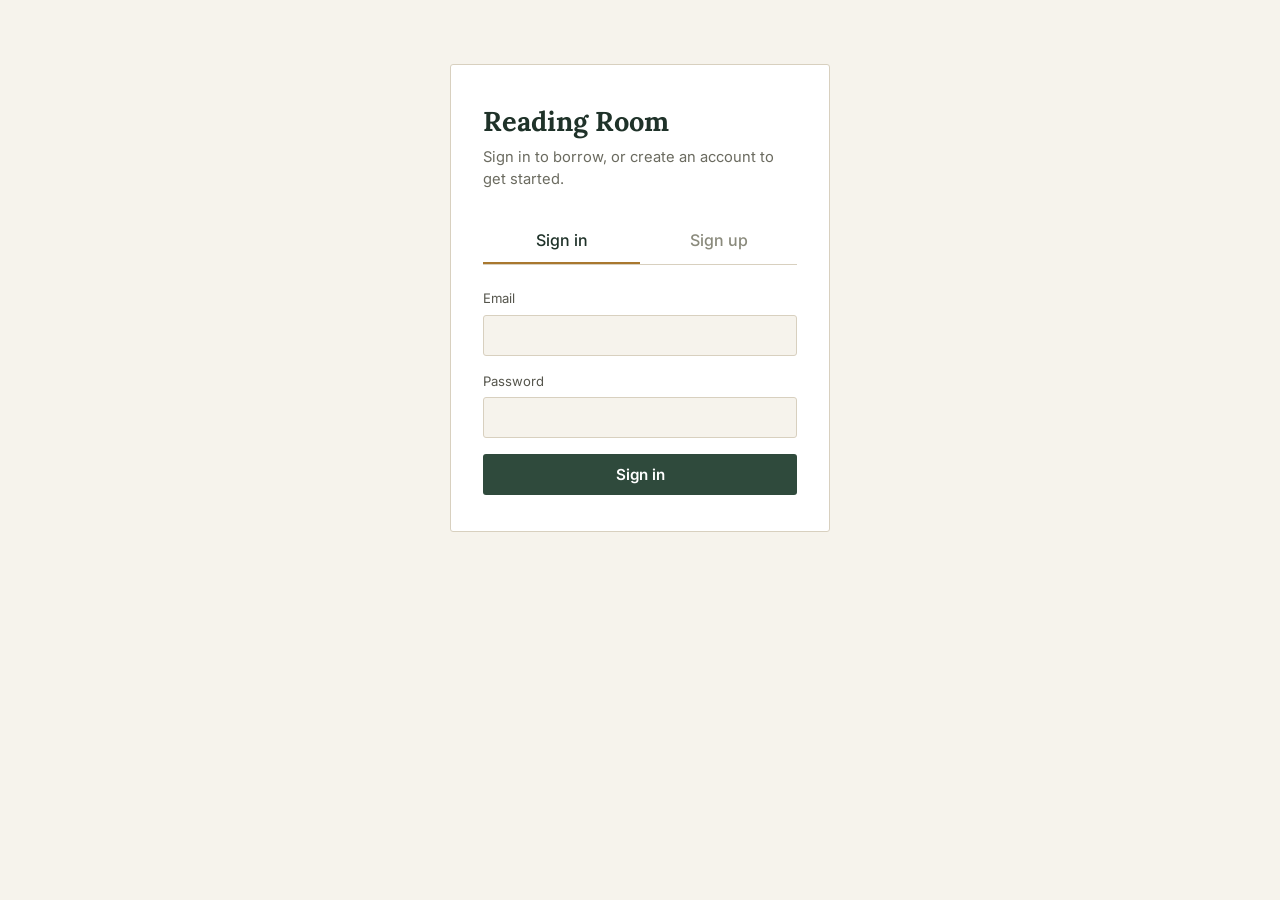
<file: frontend/index.html>
<!DOCTYPE html>
<html lang="en">
<head>
<meta charset="UTF-8" />
<meta name="viewport" content="width=device-width, initial-scale=1" />
<title>Reading Room — Library Login</title>
<link rel="stylesheet" href="css/style.css" />
</head>
<body>

<div class="auth-wrap">
  <div class="auth-card">
    <h1 class="auth-title">Reading Room</h1>
    <p class="auth-sub">Sign in to borrow, or create an account to get started.</p>

    <div class="tabs">
      <div class="tab active" id="tabLogin">Sign in</div>
      <div class="tab" id="tabSignup">Sign up</div>
    </div>

    <!-- LOGIN FORM -->
    <form id="loginForm">
      <div class="field">
        <label for="loginEmail">Email</label>
        <input type="email" id="loginEmail" required autocomplete="email" />
      </div>
      <div class="field">
        <label for="loginPassword">Password</label>
        <input type="password" id="loginPassword" required autocomplete="current-password" />
      </div>
      <button class="btn" type="submit">Sign in</button>
      <div class="form-msg" id="loginMsg"></div>
    </form>

    <!-- SIGNUP FORM -->
    <form id="signupForm" style="display:none;">
      <div class="field">
        <label for="signupName">Full name</label>
        <input type="text" id="signupName" required />
      </div>
      <div class="field">
        <label for="signupEmail">Email</label>
        <input type="email" id="signupEmail" required autocomplete="email" />
      </div>
      <div class="field">
        <label for="signupPassword">Password</label>
        <input type="password" id="signupPassword" required autocomplete="new-password" minlength="6" />
      </div>
      <div class="field">
        <label for="signupRole">I am a</label>
        <select id="signupRole">
          <option value="STUDENT">Student</option>
          <option value="TEACHER">Teacher</option>
        </select>
      </div>
      <button class="btn" type="submit">Create account</button>
      <div class="form-msg" id="signupMsg"></div>
    </form>

  </div>
</div>

<script src="js/api.js"></script>
<script src="js/auth.js"></script>
</body>
</html>
</file>
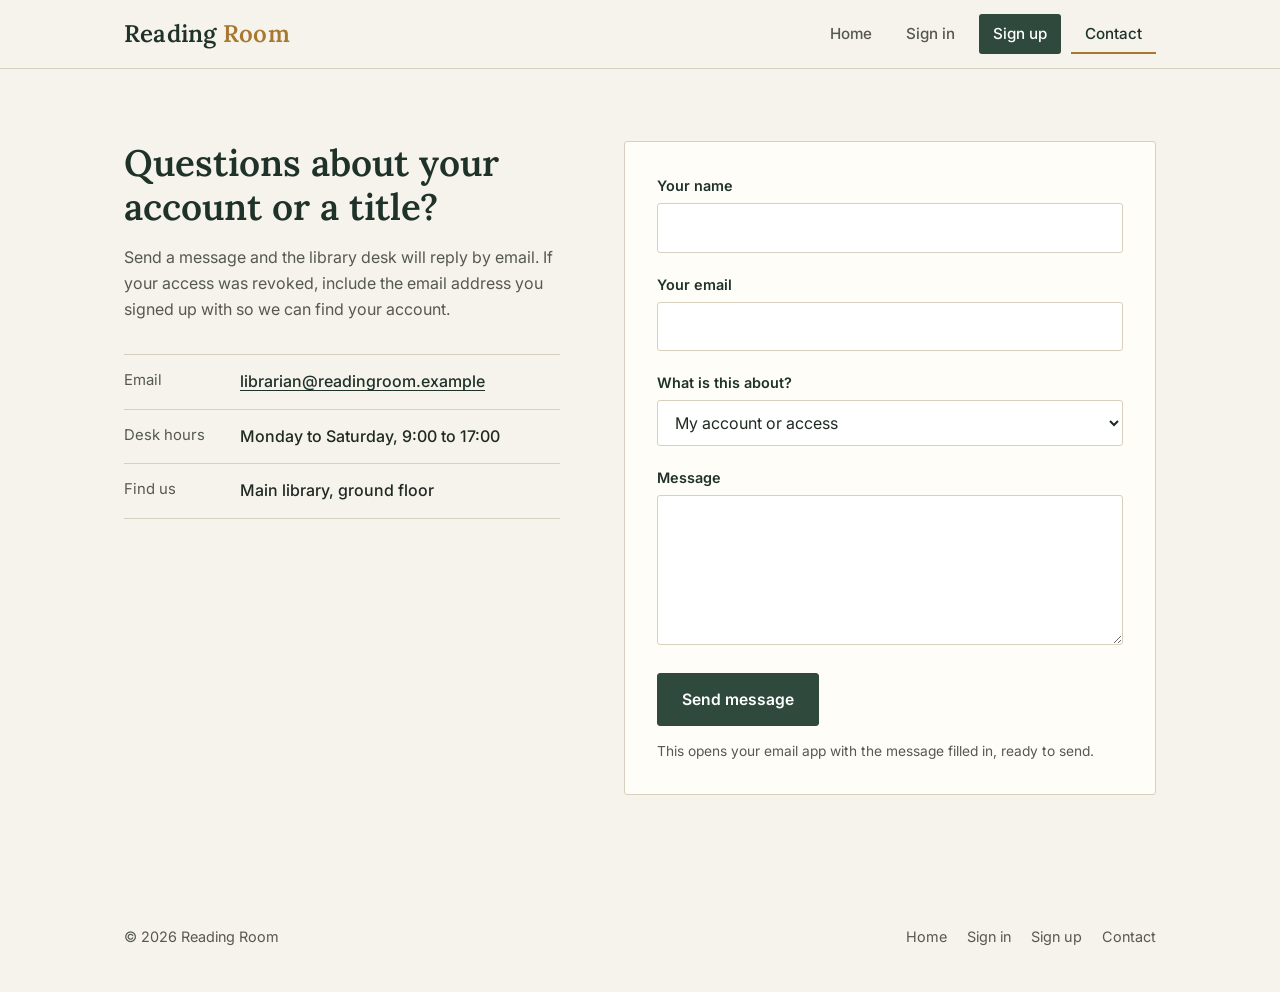
<file: frontend/contact.html>
<!DOCTYPE html>
<html lang="en">
<head>
<meta charset="UTF-8" />
<meta name="viewport" content="width=device-width, initial-scale=1" />
<title>Contact — Reading Room</title>
<meta name="description" content="Get in touch with the Reading Room library desk." />
<link rel="preconnect" href="https://fonts.googleapis.com" />
<link rel="preconnect" href="https://fonts.gstatic.com" crossorigin />
<link href="https://fonts.googleapis.com/css2?family=Lora:ital,wght@0,500;0,600;1,500&family=Inter:wght@400;500;600&display=swap" rel="stylesheet" />
<link rel="stylesheet" href="css/home.css" />
</head>
<body>
<a class="skip-link" href="#main">Skip to content</a>

<header class="site-header">
  <div class="wrap header-inner">
    <a class="brand" href="homepage.html">Reading <span>Room</span></a>

    <button class="nav-toggle" id="navToggle" aria-expanded="false" aria-controls="siteNav" aria-label="Open menu">
      <svg width="22" height="22" viewBox="0 0 22 22" fill="none" stroke="currentColor" stroke-width="2" stroke-linecap="round" aria-hidden="true">
        <path d="M3 6h16M3 11h16M3 16h16" />
      </svg>
    </button>

    <nav class="site-nav" id="siteNav" aria-label="Main">
      <a href="homepage.html">Home</a>
      <a href="index.html">Sign in</a>
      <a href="index.html#signup" class="nav-cta">Sign up</a>
      <a href="contact.html" aria-current="page">Contact</a>
    </nav>
  </div>
</header>

<main id="main" class="contact">
  <div class="wrap contact-grid">

    <div class="contact-intro">
      <h1>Questions about your account or a title?</h1>
      <p>Send a message and the library desk will reply by email. If your access was revoked, include the email address you signed up with so we can find your account.</p>

      <dl class="details">
        <div><dt>Email</dt><dd><a id="deskEmail" href="mailto:librarian@readingroom.example">librarian@readingroom.example</a></dd></div>
        <div><dt>Desk hours</dt><dd>Monday to Saturday, 9:00 to 17:00</dd></div>
        <div><dt>Find us</dt><dd>Main library, ground floor</dd></div>
      </dl>
    </div>

    <form class="form-card" id="contactForm" novalidate>
      <div class="field">
        <label for="cName">Your name</label>
        <input type="text" id="cName" name="name" required autocomplete="name" />
      </div>
      <div class="field">
        <label for="cEmail">Your email</label>
        <input type="email" id="cEmail" name="email" required autocomplete="email" />
      </div>
      <div class="field">
        <label for="cTopic">What is this about?</label>
        <select id="cTopic" name="topic">
          <option>My account or access</option>
          <option>A book or DVD in the catalogue</option>
          <option>A loan or due date</option>
          <option>Something else</option>
        </select>
      </div>
      <div class="field">
        <label for="cMessage">Message</label>
        <textarea id="cMessage" name="message" required></textarea>
      </div>
      <button class="btn" type="submit">Send message</button>
      <p class="form-note" id="formNote">This opens your email app with the message filled in, ready to send.</p>
    </form>

  </div>
</main>

<footer class="site-footer">
  <div class="wrap footer-inner">
    <span>&copy; 2026 Reading Room</span>
    <nav class="footer-links" aria-label="Footer">
      <a href="homepage.html">Home</a>
      <a href="index.html">Sign in</a>
      <a href="index.html#signup">Sign up</a>
      <a href="contact.html">Contact</a>
    </nav>
  </div>
</footer>

<script src="js/site.js"></script>
</body>
</html>
</file>
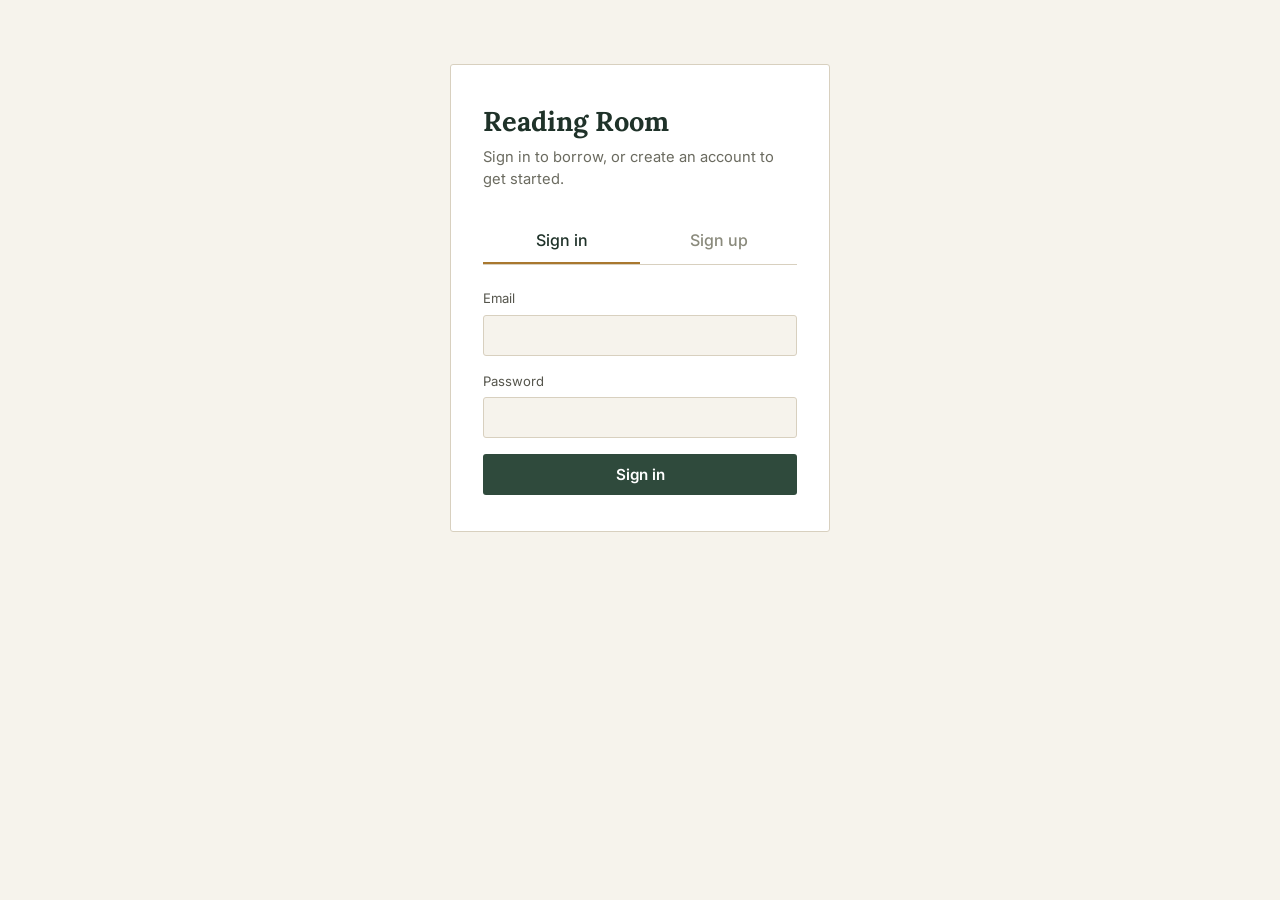
<file: frontend/dashboard.html>
<!DOCTYPE html>
<html lang="en">
<head>
<meta charset="UTF-8" />
<meta name="viewport" content="width=device-width, initial-scale=1" />
<title>Reading Room — Catalogue</title>
<link rel="stylesheet" href="css/style.css" />
</head>
<body>

<div class="page">
  <div class="topbar">
    <div class="brand">Reading <span>Room</span></div>
    <div class="session-info">
      <span id="welcomeText"></span>
      <span class="role-tag" id="roleTag"></span>
      <button class="btn btn-outline btn-small" id="logoutBtn">Sign out</button>
    </div>
  </div>

  <h2 class="section-title">My borrowed items</h2>
  <div class="catalogue" id="myBorrowsList">
    <div class="empty">Loading…</div>
  </div>

  <h2 class="section-title">Catalogue</h2>
  <div class="catalogue" id="catalogueList">
    <div class="empty">Loading…</div>
  </div>
</div>

<script src="js/api.js"></script>
<script src="js/dashboard.js"></script>
</body>
</html>
</file>
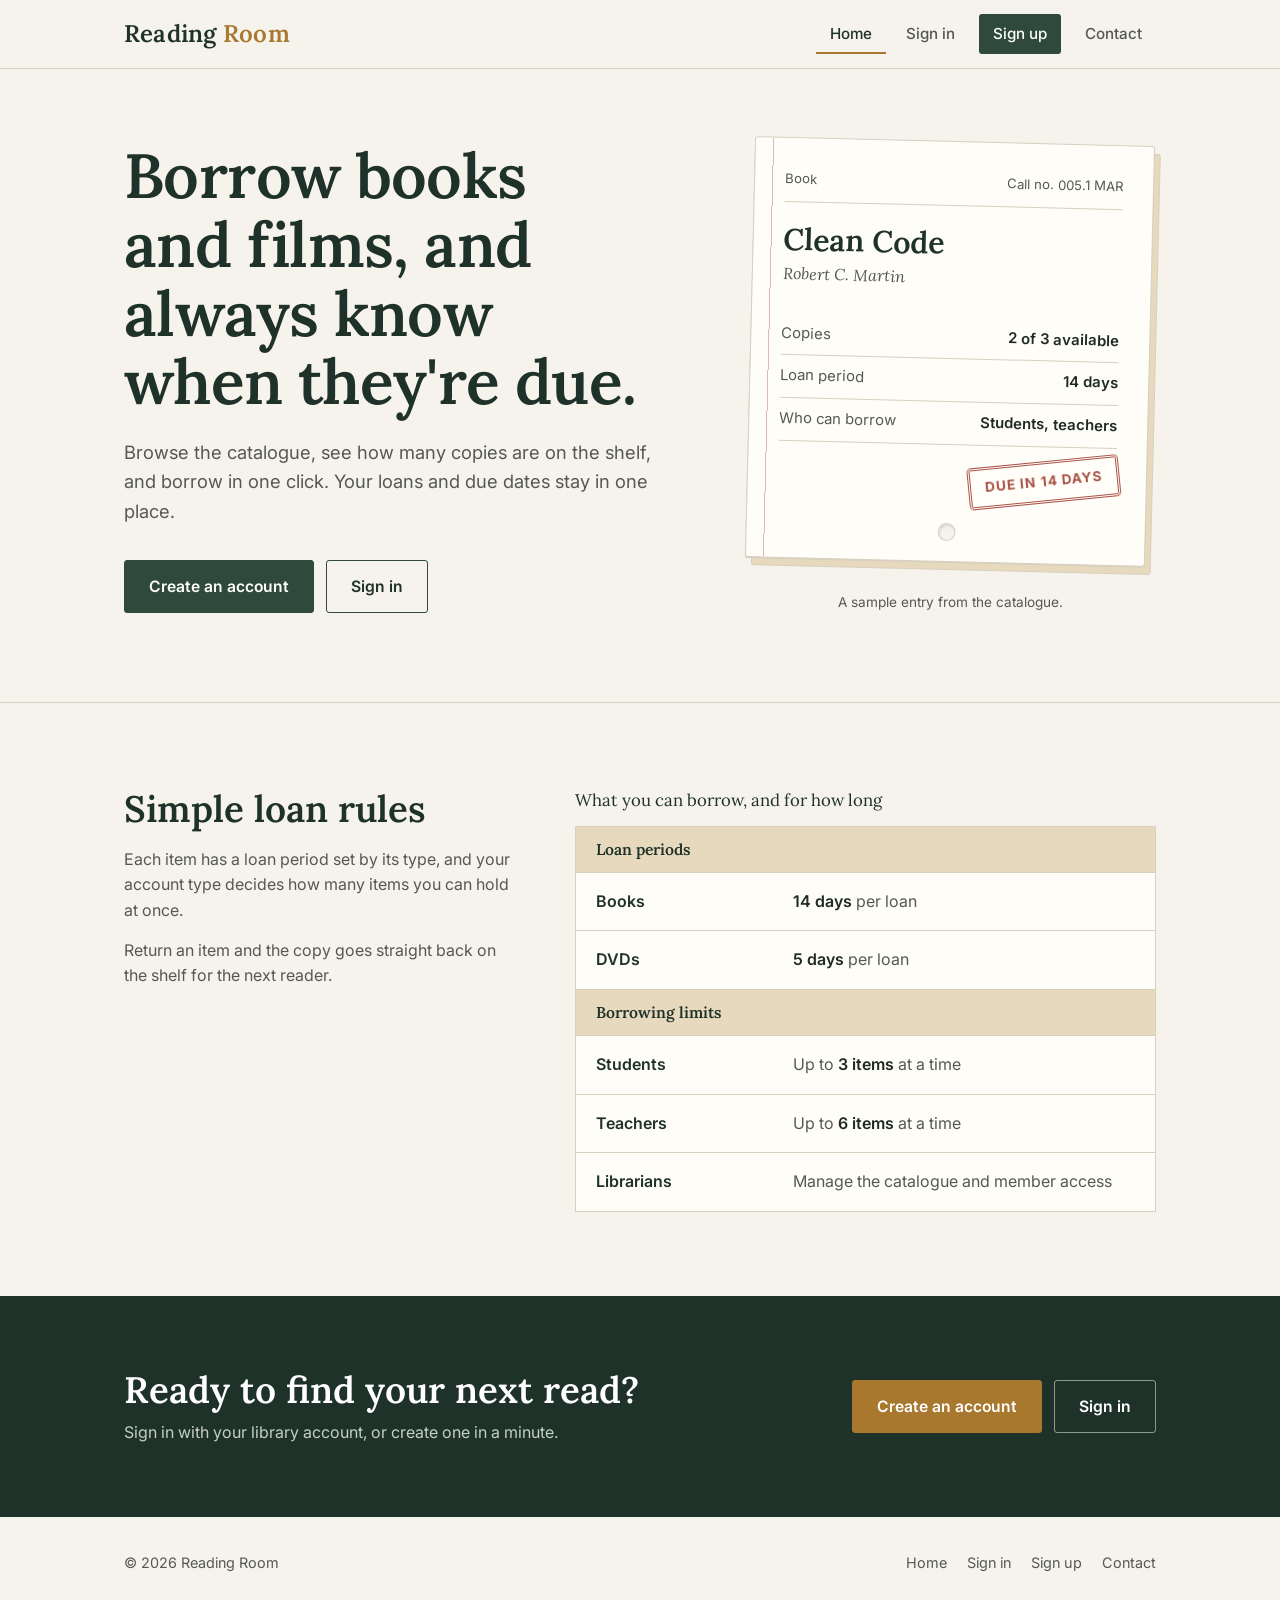
<file: frontend/homepage.html>
<!DOCTYPE html>
<html lang="en">
<head>
<meta charset="UTF-8" />
<meta name="viewport" content="width=device-width, initial-scale=1" />
<title>Reading Room — Borrow books and films</title>
<meta name="description" content="Browse the Reading Room catalogue, borrow what's available, and always know when it's due." />
<link rel="preconnect" href="https://fonts.googleapis.com" />
<link rel="preconnect" href="https://fonts.gstatic.com" crossorigin />
<link href="https://fonts.googleapis.com/css2?family=Lora:ital,wght@0,500;0,600;1,500&family=Inter:wght@400;500;600&display=swap" rel="stylesheet" />
<link rel="stylesheet" href="css/home.css" />
</head>
<body>
<a class="skip-link" href="#main">Skip to content</a>

<header class="site-header">
  <div class="wrap header-inner">
    <a class="brand" href="homepage.html">Reading <span>Room</span></a>

    <button class="nav-toggle" id="navToggle" aria-expanded="false" aria-controls="siteNav" aria-label="Open menu">
      <svg width="22" height="22" viewBox="0 0 22 22" fill="none" stroke="currentColor" stroke-width="2" stroke-linecap="round" aria-hidden="true">
        <path d="M3 6h16M3 11h16M3 16h16" />
      </svg>
    </button>

    <nav class="site-nav" id="siteNav" aria-label="Main">
      <a href="homepage.html" aria-current="page">Home</a>
      <a href="index.html">Sign in</a>
      <a href="index.html#signup" class="nav-cta">Sign up</a>
      <a href="contact.html">Contact</a>
    </nav>
  </div>
</header>

<main id="main">

  <section class="hero">
    <div class="wrap hero-grid">
      <div>
        <h1>Borrow books and films, and always know when they're due.</h1>
        <p class="lead">Browse the catalogue, see how many copies are on the shelf, and borrow in one click. Your loans and due dates stay in one place.</p>
        <div class="hero-actions">
          <a class="btn" href="index.html#signup">Create an account</a>
          <a class="btn btn-outline" href="index.html">Sign in</a>
        </div>
      </div>

      <div class="card-wrap">
        <figure class="catalog-card" aria-label="Sample catalogue card for Clean Code">
          <div class="cc-head">
            <span>Book</span>
            <span>Call no. 005.1 MAR</span>
          </div>
          <p class="cc-title">Clean Code</p>
          <p class="cc-author">Robert C. Martin</p>
          <dl class="cc-rows">
            <div><dt>Copies</dt><dd>2 of 3 available</dd></div>
            <div><dt>Loan period</dt><dd>14 days</dd></div>
            <div><dt>Who can borrow</dt><dd>Students, teachers</dd></div>
          </dl>
          <span class="stamp" aria-hidden="true">Due in 14 days</span>
        </figure>
        <p class="card-caption">A sample entry from the catalogue.</p>
      </div>
    </div>
  </section>

  <section class="rules" id="rules">
    <div class="wrap rules-grid">
      <div>
        <h2>Simple loan rules</h2>
        <p>Each item has a loan period set by its type, and your account type decides how many items you can hold at once.</p>
        <p>Return an item and the copy goes straight back on the shelf for the next reader.</p>
      </div>

      <table class="ledger">
        <caption>What you can borrow, and for how long</caption>
        <tbody>
          <tr class="group"><th colspan="2" scope="colgroup">Loan periods</th></tr>
          <tr><th scope="row">Books</th><td><strong>14 days</strong> per loan</td></tr>
          <tr><th scope="row">DVDs</th><td><strong>5 days</strong> per loan</td></tr>
          <tr class="group"><th colspan="2" scope="colgroup">Borrowing limits</th></tr>
          <tr><th scope="row">Students</th><td>Up to <strong>3 items</strong> at a time</td></tr>
          <tr><th scope="row">Teachers</th><td>Up to <strong>6 items</strong> at a time</td></tr>
          <tr><th scope="row">Librarians</th><td>Manage the catalogue and member access</td></tr>
        </tbody>
      </table>
    </div>
  </section>

  <section class="cta-band">
    <div class="wrap cta-inner">
      <div>
        <h2>Ready to find your next read?</h2>
        <p>Sign in with your library account, or create one in a minute.</p>
      </div>
      <div class="cta-actions">
        <a class="btn btn-brass" href="index.html#signup">Create an account</a>
        <a class="btn btn-light" href="index.html">Sign in</a>
      </div>
    </div>
  </section>

</main>

<footer class="site-footer">
  <div class="wrap footer-inner">
    <span>&copy; 2026 Reading Room</span>
    <nav class="footer-links" aria-label="Footer">
      <a href="homepage.html">Home</a>
      <a href="index.html">Sign in</a>
      <a href="index.html#signup">Sign up</a>
      <a href="contact.html">Contact</a>
    </nav>
  </div>
</footer>

<script src="js/site.js"></script>
</body>
</html>
</file>
<file: frontend/css/style.css>
/* ============================================================
   Reading Room — a small, quiet design language for the library.
   Palette: deep reading-room green + warm parchment + brass accent.
   Serif for titles (evokes a card catalogue), sans for interface text.
   ============================================================ */

@import url('https://fonts.googleapis.com/css2?family=Lora:ital,wght@0,500;0,600;1,500&family=Inter:wght@400;500;600&display=swap');

:root {
  --ink: #1f2a23;
  --paper: #f6f3ec;
  --paper-raised: #ffffff;
  --green: #2f4a3c;
  --green-deep: #1f3229;
  --brass: #a9782f;
  --brass-soft: #e7d9bd;
  --line: #d8d0bf;
  --danger: #9c3b2e;
  --danger-bg: #f5e3e0;
  --ok: #2f4a3c;
  --ok-bg: #e4ece7;

  --font-title: 'Lora', Georgia, serif;
  --font-body: 'Inter', system-ui, sans-serif;

  --radius: 3px;
}

* { box-sizing: border-box; }

body {
  margin: 0;
  font-family: var(--font-body);
  background: var(--paper);
  color: var(--ink);
  line-height: 1.5;
}

.page {
  max-width: 960px;
  margin: 0 auto;
  padding: 0 20px 64px;
}

/* ---------- Top bar ---------- */

.topbar {
  display: flex;
  align-items: baseline;
  justify-content: space-between;
  padding: 28px 0 20px;
  border-bottom: 1px solid var(--line);
  margin-bottom: 32px;
  flex-wrap: wrap;
  gap: 12px;
}

.brand {
  font-family: var(--font-title);
  font-size: 1.5rem;
  font-weight: 600;
  color: var(--green-deep);
  letter-spacing: 0.01em;
}

.brand span {
  color: var(--brass);
}

.session-info {
  display: flex;
  align-items: center;
  gap: 16px;
  font-size: 0.9rem;
  color: #5a5a52;
}

.session-info .role-tag {
  font-family: var(--font-body);
  font-weight: 600;
  font-size: 0.72rem;
  padding: 3px 8px;
  border: 1px solid var(--brass);
  border-radius: 20px;
  color: var(--brass);
  text-transform: capitalize;
}

/* ---------- Auth screen ---------- */

.auth-wrap {
  max-width: 420px;
  margin: 64px auto;
  padding: 0 20px;
}

.auth-card {
  background: var(--paper-raised);
  border: 1px solid var(--line);
  border-radius: var(--radius);
  padding: 36px 32px;
}

.auth-title {
  font-family: var(--font-title);
  font-size: 1.7rem;
  color: var(--green-deep);
  margin: 0 0 4px;
}

.auth-sub {
  color: #6b6b60;
  font-size: 0.92rem;
  margin: 0 0 28px;
}

.tabs {
  display: flex;
  border-bottom: 1px solid var(--line);
  margin-bottom: 24px;
}

.tab {
  flex: 1;
  text-align: center;
  padding: 10px 0;
  cursor: pointer;
  color: #8a8a7c;
  font-weight: 500;
  border-bottom: 2px solid transparent;
  transition: color 0.15s, border-color 0.15s;
}

.tab.active {
  color: var(--green-deep);
  border-bottom-color: var(--brass);
}

.field {
  margin-bottom: 16px;
}

.field label {
  display: block;
  font-size: 0.82rem;
  color: #55554c;
  margin-bottom: 6px;
}

.field input,
.field select {
  width: 100%;
  padding: 10px 12px;
  border: 1px solid var(--line);
  border-radius: var(--radius);
  background: var(--paper);
  font-family: var(--font-body);
  font-size: 0.95rem;
  color: var(--ink);
}

.field input:focus,
.field select:focus {
  outline: 2px solid var(--brass);
  outline-offset: 1px;
}

.btn {
  display: inline-block;
  width: 100%;
  padding: 11px 16px;
  border: none;
  border-radius: var(--radius);
  background: var(--green);
  color: #fff;
  font-family: var(--font-body);
  font-weight: 600;
  font-size: 0.95rem;
  cursor: pointer;
  transition: background 0.15s;
}

.btn:hover { background: var(--green-deep); }
.btn:disabled { background: #a9b0ab; cursor: not-allowed; }

.btn-outline {
  background: transparent;
  border: 1px solid var(--green);
  color: var(--green-deep);
}
.btn-outline:hover { background: var(--brass-soft); }

.btn-danger {
  background: var(--danger);
}
.btn-danger:hover { background: #7c2e23; }

.btn-small {
  width: auto;
  padding: 6px 12px;
  font-size: 0.82rem;
}

.form-msg {
  margin-top: 14px;
  font-size: 0.85rem;
  padding: 10px 12px;
  border-radius: var(--radius);
  display: none;
}

.form-msg.show { display: block; }
.form-msg.error { background: var(--danger-bg); color: var(--danger); }
.form-msg.ok { background: var(--ok-bg); color: var(--ok); }

/* ---------- Section headings ---------- */

.section-title {
  font-family: var(--font-title);
  font-size: 1.2rem;
  color: var(--green-deep);
  margin: 40px 0 14px;
  padding-bottom: 8px;
  border-bottom: 1px solid var(--line);
}

.section-title:first-of-type { margin-top: 0; }

/* ---------- Catalogue list (index-card feel, no boxy card grid) ---------- */

.catalogue {
  display: flex;
  flex-direction: column;
}

.entry {
  display: flex;
  align-items: center;
  justify-content: space-between;
  gap: 16px;
  padding: 16px 4px;
  border-bottom: 1px solid var(--line);
  flex-wrap: wrap;
}

.entry:last-child { border-bottom: none; }

.entry-main { flex: 1; min-width: 200px; }

.entry-title {
  font-family: var(--font-title);
  font-size: 1.05rem;
  color: var(--ink);
  margin: 0 0 2px;
}

.entry-meta {
  font-size: 0.82rem;
  color: #7a7a6d;
}

.entry-meta .type-tag {
  display: inline-block;
  font-size: 0.68rem;
  font-weight: 600;
  color: var(--brass);
  border: 1px solid var(--brass);
  border-radius: 20px;
  padding: 1px 7px;
  margin-right: 8px;
  vertical-align: middle;
}

.entry-actions {
  display: flex;
  align-items: center;
  gap: 10px;
}

.availability {
  font-size: 0.82rem;
  color: #6b6b60;
  min-width: 90px;
  text-align: right;
}

.availability.zero { color: var(--danger); }

/* ---------- Empty state ---------- */

.empty {
  padding: 24px 4px;
  color: #8a8a7c;
  font-size: 0.9rem;
}

/* ---------- Admin forms ---------- */

.inline-form {
  display: flex;
  gap: 10px;
  flex-wrap: wrap;
  align-items: flex-end;
  padding: 18px;
  background: var(--paper-raised);
  border: 1px solid var(--line);
  border-radius: var(--radius);
  margin-bottom: 28px;
}

.inline-form .field { margin-bottom: 0; flex: 1; min-width: 140px; }
.inline-form .btn { width: auto; }

/* ---------- Responsive ---------- */

@media (max-width: 600px) {
  .entry { flex-direction: column; align-items: flex-start; }
  .entry-actions { width: 100%; justify-content: space-between; }
  .availability { text-align: left; }
}
</file>
<file: frontend/css/home.css>
/* ============================================================
   Reading Room — public pages (homepage.html, contact.html)
   Same palette and type as the app (css/style.css): reading-room
   green, parchment paper, brass. Lora for titles, Inter for text.
   ============================================================ */

:root {
  --ink: #1f2a23;
  --ink-soft: #55594f;
  --paper: #f6f3ec;
  --paper-raised: #fffdf8;
  --green: #2f4a3c;
  --green-deep: #1f3229;
  --brass: #a9782f;
  --brass-soft: #e7d9bd;
  --line: #d8d0bf;
  --stamp: #9c3b2e;

  --font-title: 'Lora', Georgia, serif;
  --font-body: 'Inter', system-ui, sans-serif;
  --radius: 3px;
}

* { box-sizing: border-box; }
html { scroll-behavior: smooth; }

body {
  margin: 0;
  font-family: var(--font-body);
  background: var(--paper);
  color: var(--ink);
  line-height: 1.6;
  -webkit-font-smoothing: antialiased;
}

a { color: inherit; }
:focus-visible { outline: 2px solid var(--brass); outline-offset: 3px; }

.wrap { max-width: 1080px; margin: 0 auto; padding: 0 24px; }

.skip-link {
  position: absolute; left: -999px; top: 8px;
  background: var(--green-deep); color: #fff; padding: 8px 14px; border-radius: var(--radius); z-index: 10;
}
.skip-link:focus { left: 8px; }

/* ---------- Navigation bar ---------- */

.site-header {
  position: sticky; top: 0; z-index: 5;
  background: rgba(246, 243, 236, 0.94);
  backdrop-filter: blur(6px);
  border-bottom: 1px solid var(--line);
}
.header-inner {
  display: flex; align-items: center; justify-content: space-between;
  min-height: 68px; gap: 16px;
}
.brand {
  font-family: var(--font-title);
  font-size: 1.5rem; font-weight: 600; letter-spacing: 0.01em;
  color: var(--green-deep); text-decoration: none;
}
.brand span { color: var(--brass); }

.site-nav { display: flex; align-items: center; gap: 6px; }
.site-nav a {
  text-decoration: none; font-size: 0.95rem; font-weight: 500;
  color: var(--ink-soft);
  padding: 8px 14px; border-radius: var(--radius);
  transition: color .15s, background .15s;
}
.site-nav a:hover { color: var(--green-deep); background: rgba(47, 74, 60, 0.07); }
.site-nav a[aria-current="page"] {
  color: var(--green-deep);
  box-shadow: inset 0 -2px 0 var(--brass);
  border-radius: 0;
}
.site-nav a.nav-cta { background: var(--green); color: #fff; margin: 0 4px; }
.site-nav a.nav-cta:hover { background: var(--green-deep); color: #fff; }

.nav-toggle {
  display: none; background: none; border: 1px solid var(--line);
  border-radius: var(--radius); padding: 8px 10px; cursor: pointer; color: var(--green-deep);
}

/* ---------- Buttons ---------- */

.btn {
  display: inline-block; font: inherit; font-weight: 600; font-size: 0.98rem;
  text-decoration: none; cursor: pointer;
  padding: 13px 24px; border-radius: var(--radius);
  border: 1px solid var(--green); background: var(--green); color: #fff;
  transition: background .15s, border-color .15s, color .15s;
}
.btn:hover { background: var(--green-deep); border-color: var(--green-deep); }
.btn-outline { background: transparent; color: var(--green-deep); }
.btn-outline:hover { background: var(--green); color: #fff; }
.btn-brass { background: var(--brass); border-color: var(--brass); }
.btn-brass:hover { background: #8f6424; border-color: #8f6424; }
.btn-light { background: transparent; color: #fff; border-color: rgba(255,255,255,.5); }
.btn-light:hover { background: rgba(255,255,255,.12); border-color: #fff; }

/* ---------- Hero ---------- */

.hero { padding: 72px 0 88px; overflow-x: clip; } /* the stamp animation starts oversized; don't let it widen the page */
.hero-grid {
  display: grid; grid-template-columns: 1.15fr 0.85fr; gap: 64px; align-items: center;
}
.hero h1 {
  font-family: var(--font-title); font-weight: 600;
  font-size: clamp(2.3rem, 5.4vw, 3.9rem); line-height: 1.1; letter-spacing: -0.01em;
  color: var(--green-deep); margin: 0 0 22px; max-width: 14em; text-wrap: balance;
}
.hero p.lead {
  font-size: 1.15rem; color: var(--ink-soft); max-width: 32em; margin: 0 0 34px;
}
.hero-actions { display: flex; flex-wrap: wrap; gap: 12px; }

/* ---------- The catalogue card (the one memorable element) ---------- */

.card-wrap { justify-self: center; width: 100%; max-width: 400px; }

.catalog-card {
  position: relative; margin: 0;
  background: var(--paper-raised);
  border: 1px solid var(--line);
  border-radius: var(--radius);
  padding: 30px 30px 116px;
  box-shadow: 0 1px 0 var(--line), 6px 8px 0 -1px var(--brass-soft), 6px 8px 0 0 var(--line);
  transform: rotate(1.4deg);
  background-image:
    linear-gradient(to right, transparent 17px, rgba(156,59,46,.35) 17px, rgba(156,59,46,.35) 18px, transparent 18px);
}
.cc-head {
  display: flex; justify-content: space-between; gap: 12px;
  font-size: 0.82rem; color: var(--ink-soft);
  padding-bottom: 12px; margin-bottom: 20px; border-bottom: 1px solid var(--line);
}
.cc-title {
  font-family: var(--font-title); font-weight: 600; font-size: 1.9rem; line-height: 1.15;
  color: var(--green-deep); margin: 0 0 4px;
}
.cc-author { font-style: italic; font-family: var(--font-title); color: var(--ink-soft); margin: 0 0 26px; }
.cc-rows { margin: 0; }
.cc-rows div {
  display: flex; justify-content: space-between; gap: 16px;
  padding: 9px 0; border-bottom: 1px solid var(--line); font-size: 0.93rem;
}
.cc-rows dt { color: var(--ink-soft); }
.cc-rows dd { margin: 0; font-weight: 600; text-align: right; }

/* the hole every index card has, for the catalogue drawer rod */
.catalog-card::after {
  content: ""; position: absolute; left: 50%; bottom: 20px; width: 16px; height: 16px;
  margin-left: -8px; border-radius: 50%;
  background: var(--paper); border: 1px solid var(--line);
  box-shadow: inset 1px 2px 3px rgba(0,0,0,.12);
}

.stamp {
  position: absolute; right: 26px; bottom: 60px;
  padding: 7px 14px; border: 3px double var(--stamp); border-radius: 4px;
  color: var(--stamp); font-weight: 700; font-size: 0.85rem; letter-spacing: 0.08em; text-transform: uppercase;
  transform: rotate(-7deg); opacity: 0.88; background: rgba(255,253,248,.5);
  animation: stamp-down .55s cubic-bezier(.2,.9,.3,1.2) .5s both;
}
@keyframes stamp-down {
  from { transform: rotate(-14deg) scale(1.9); opacity: 0; }
  to   { transform: rotate(-7deg) scale(1);   opacity: .88; }
}
.card-caption { text-align: center; font-size: 0.85rem; color: var(--ink-soft); margin: 30px 0 0; }

/* ---------- Loan rules ---------- */

.rules { padding: 84px 0; border-top: 1px solid var(--line); }
.rules-grid { display: grid; grid-template-columns: 0.8fr 1.2fr; gap: 64px; align-items: start; }
.rules h2, .cta-band h2, .contact-intro h1 {
  font-family: var(--font-title); font-weight: 600; color: var(--green-deep);
  font-size: clamp(1.7rem, 3.2vw, 2.3rem); line-height: 1.2; margin: 0 0 16px;
}
.rules p { color: var(--ink-soft); max-width: 30em; margin: 0 0 14px; }

.ledger { width: 100%; border-collapse: collapse; background: var(--paper-raised); border: 1px solid var(--line); }
.ledger caption { text-align: left; padding: 0 0 12px; font-family: var(--font-title); font-size: 1.05rem; color: var(--green-deep); }
.ledger th, .ledger td { text-align: left; padding: 16px 20px; border-bottom: 1px solid var(--line); vertical-align: top; }
.ledger tbody tr:last-child th, .ledger tbody tr:last-child td { border-bottom: 0; }
.ledger th { font-weight: 600; width: 34%; color: var(--green-deep); }
.ledger td { color: var(--ink-soft); }
.ledger td strong { color: var(--ink); font-weight: 600; }
.ledger .group th {
  background: var(--brass-soft); font-family: var(--font-title); font-size: 0.98rem;
  padding: 10px 20px; width: auto;
}

/* ---------- Call to action band ---------- */

.cta-band { background: var(--green-deep); color: #eef1ec; padding: 72px 0; }
.cta-inner { display: flex; justify-content: space-between; align-items: center; gap: 32px; flex-wrap: wrap; }
.cta-band h2 { color: #fff; margin-bottom: 8px; }
.cta-band p { margin: 0; color: #c5cfc7; max-width: 34em; }
.cta-actions { display: flex; gap: 12px; flex-wrap: wrap; }

/* ---------- Footer ---------- */

.site-footer { padding: 34px 0 44px; font-size: 0.9rem; color: var(--ink-soft); }
.footer-inner { display: flex; justify-content: space-between; gap: 16px; flex-wrap: wrap; align-items: baseline; }
.footer-links { display: flex; gap: 20px; }
.footer-links a { text-decoration: none; }
.footer-links a:hover { color: var(--green-deep); text-decoration: underline; text-underline-offset: 4px; }

/* ---------- Contact page ---------- */

.contact { padding: 72px 0 96px; }
.contact-grid { display: grid; grid-template-columns: 0.9fr 1.1fr; gap: 64px; align-items: start; }
.contact-intro p { color: var(--ink-soft); max-width: 30em; }
.details { margin: 32px 0 0; border-top: 1px solid var(--line); }
.details div { display: flex; gap: 20px; padding: 14px 0; border-bottom: 1px solid var(--line); }
.details dt { width: 96px; flex: none; color: var(--ink-soft); font-size: 0.93rem; }
.details dd { margin: 0; font-weight: 500; min-width: 0; overflow-wrap: anywhere; }
.details a { color: var(--green-deep); text-underline-offset: 3px; }

.form-card { background: var(--paper-raised); border: 1px solid var(--line); border-radius: var(--radius); padding: 32px; }
.field { margin-bottom: 20px; }
.field label { display: block; font-weight: 600; font-size: 0.9rem; margin-bottom: 6px; color: var(--green-deep); }
.field input, .field textarea, .field select {
  width: 100%; font: inherit; color: var(--ink);
  padding: 11px 13px; background: #fff; border: 1px solid var(--line); border-radius: var(--radius);
}
.field textarea { min-height: 150px; resize: vertical; }
.field input:focus, .field textarea:focus, .field select:focus {
  outline: none; border-color: var(--green); box-shadow: 0 0 0 3px rgba(47, 74, 60, .15);
}
.form-note { font-size: 0.86rem; color: var(--ink-soft); margin: 14px 0 0; }

/* ---------- Small screens ---------- */

.hero-grid > *, .rules-grid > *, .contact-grid > * { min-width: 0; }

@media (max-width: 860px) {
  .hero { padding: 48px 0 64px; }
  .hero-grid, .rules-grid, .contact-grid { grid-template-columns: 1fr; gap: 48px; }
  .card-wrap { max-width: 380px; }
  .rules, .contact { padding: 56px 0; }
}

@media (max-width: 640px) {
  .nav-toggle { display: inline-flex; }
  .site-nav {
    display: none; position: absolute; left: 0; right: 0; top: 100%;
    flex-direction: column; align-items: stretch; gap: 0;
    background: var(--paper); border-bottom: 1px solid var(--line); padding: 8px 24px 16px;
  }
  .site-nav.open { display: flex; }
  .site-nav a { padding: 13px 4px; border-bottom: 1px solid var(--line); border-radius: 0; }
  .site-nav a[aria-current="page"] { box-shadow: none; color: var(--brass); }
  .site-nav a.nav-cta { margin: 14px 0 0; text-align: center; border-radius: var(--radius); border-bottom: 0; }
  .form-card { padding: 22px; }
  .ledger th, .ledger td { padding: 14px; }
}

@media (prefers-reduced-motion: reduce) {
  html { scroll-behavior: auto; }
  .stamp { animation: none; }
}
</file>
